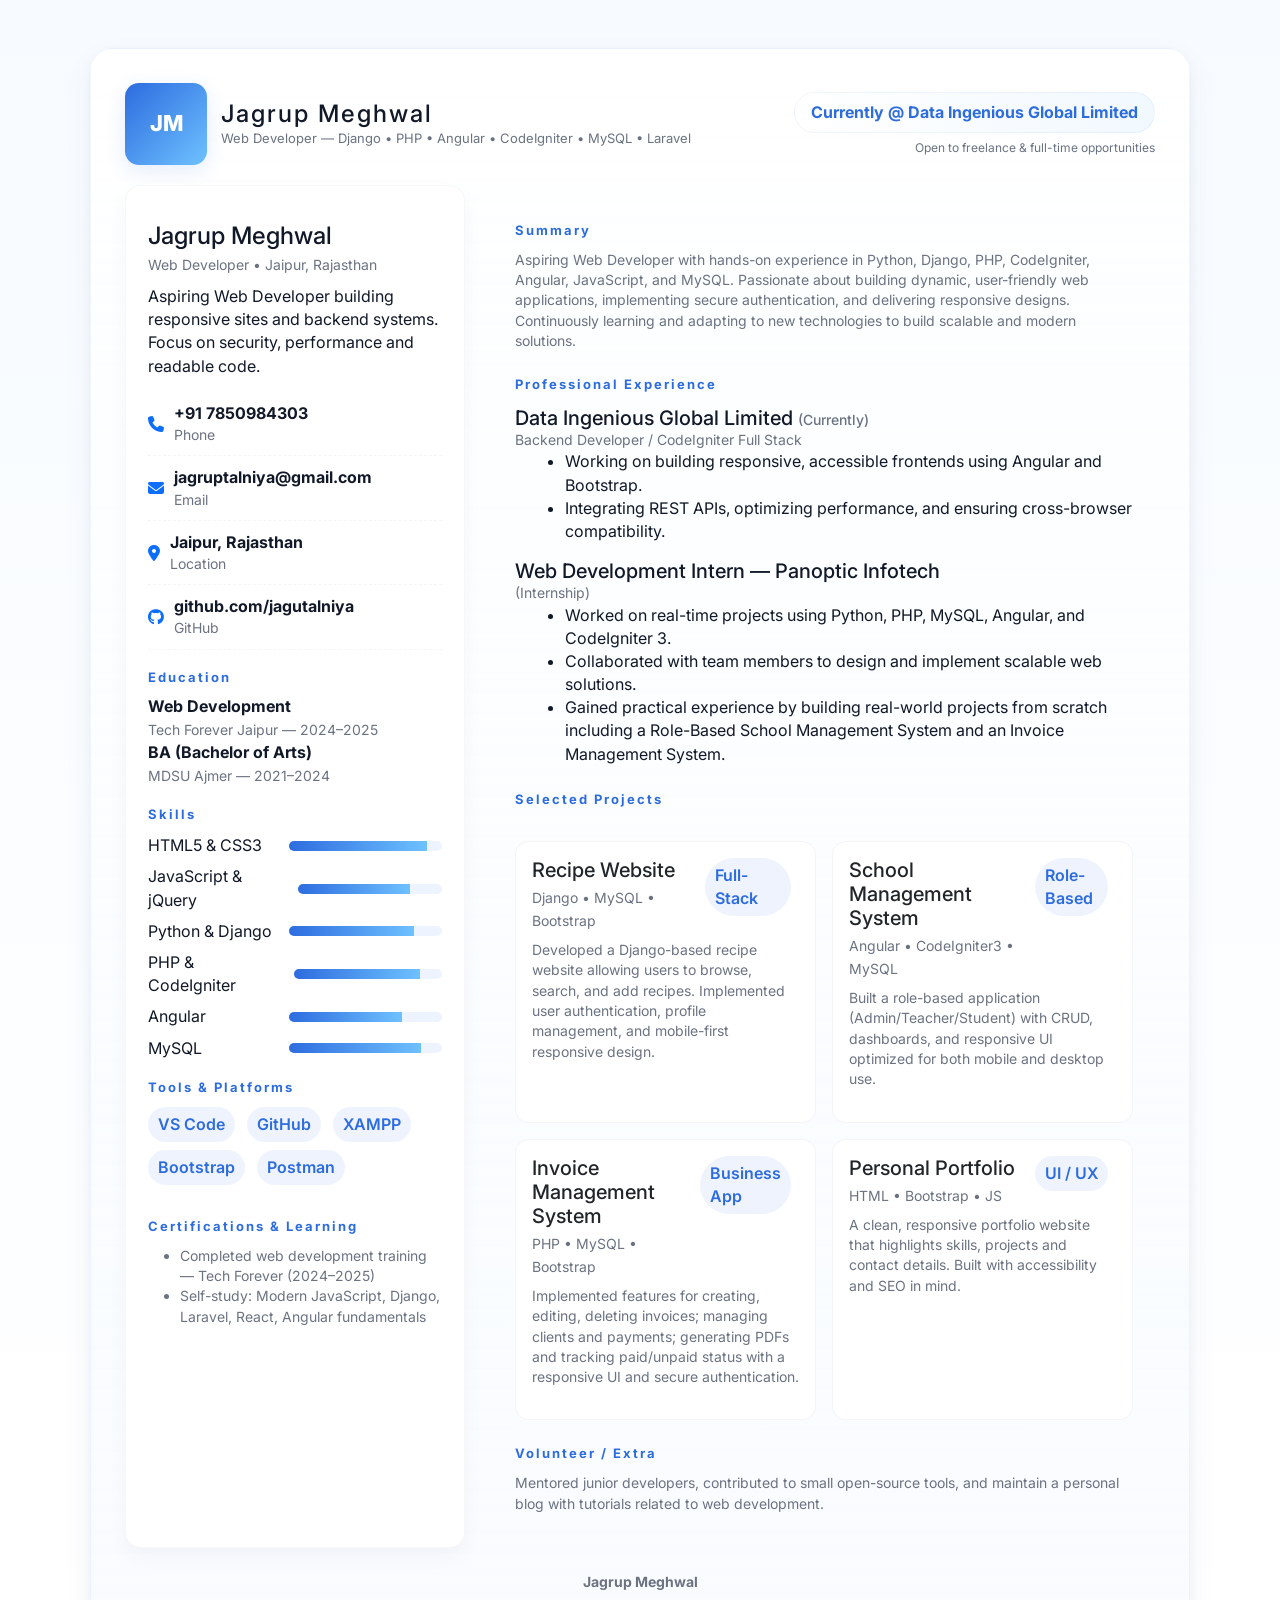
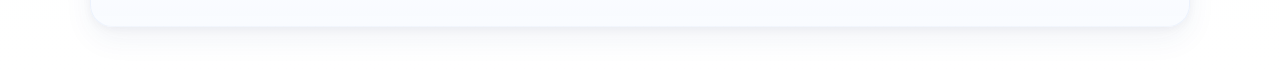
<file: portfolio.html>
<!DOCTYPE html>
<html lang="en">

<head>
    <meta charset="utf-8" />
    <meta name="viewport" content="width=device-width, initial-scale=1" />
    <title>Jagrup Meghwal — Web Developer | Portfolio</title>
    <meta name="description"
        content="Jagrup Meghwal - Web Developer. Django, PHP, Angular, CodeIgniter, MySQL, Frontend & Backend." />
    <link
        href="https://fonts.googleapis.com/css2?family=Inter:wght@300;400;600;700;800&family=Poppins:wght@300;400;600;700&display=swap"
        rel="stylesheet">
    <link href="https://cdn.jsdelivr.net/npm/bootstrap@5.3.0/dist/css/bootstrap.min.css" rel="stylesheet">
    <link href="https://cdnjs.cloudflare.com/ajax/libs/font-awesome/6.5.1/css/all.min.css" rel="stylesheet">

    <style>
        :root {
            --primary: #2d6cdf;
            --accent: #6ec1ff;
            --muted: #6b7280;
            --bg: #fbfdff;
            --card: #ffffff;
            --glass: rgba(255, 255, 255, 0.6);
            --radius: 18px;
            --max-width: 1100px;
        }

        * {
            box-sizing: border-box
        }

        body {
            font-family: 'Inter', system-ui, -apple-system, 'Segoe UI', Roboto, 'Poppins', sans-serif;
            background: linear-gradient(180deg, #f7fbff 0%, #ffffff 100%);
            color: #111827;
            -webkit-font-smoothing: antialiased;
            -moz-osx-font-smoothing: grayscale;
            line-height: 1.45;
        }

        .wrap {
            max-width: var(--max-width);
            margin: 48px auto;
            padding: 34px;
            border-radius: 22px;
            background: linear-gradient(180deg, rgba(255, 255, 255, 0.9), rgba(245, 249, 255, 0.6));
            box-shadow: 0 12px 30px rgba(37, 70, 140, 0.06), 0 3px 8px rgba(17, 24, 39, 0.04);
            border: 1px solid rgba(45, 108, 223, 0.06);
        }

        .top-header {
            display: flex;
            align-items: center;
            justify-content: space-between;
            gap: 16px;
            margin-bottom: 20px;
        }

        .brand {
            display: flex;
            gap: 14px;
            align-items: center
        }

        .logo {
            width: 82px;
            height: 82px;
            border-radius: 14px;
            background: linear-gradient(135deg, var(--primary), var(--accent));
            display: flex;
            align-items: center;
            justify-content: center;
            color: white;
            font-weight: 800;
            font-size: 22px;
            box-shadow: 0 6px 20px rgba(45, 108, 223, 0.12);
        }

        .brand h1 {
            margin: 0;
            font-size: 24px;
            letter-spacing: 2px
        }

        .brand p {
            margin: 0;
            color: var(--muted);
            font-size: 13px
        }

        .grid {
            display: grid;
            grid-template-columns: 340px 1fr;
            gap: 28px
        }

        .left-card {
            background: var(--card);
            padding: 22px;
            border-radius: 16px;
            box-shadow: 0 8px 20px rgba(13, 38, 79, 0.04);
            border: 1px solid rgba(17, 24, 39, 0.03);
        }

        .photo {
            width: 100%;
            height: 180px;
            border-radius: 10px;
            object-fit: cover;
            background: linear-gradient(180deg, var(--accent), var(--primary));
            display: flex;
            align-items: center;
            justify-content: center;
            color: white;
            font-weight: 700;
            font-size: 20px
        }

        .contact-list {
            margin-top: 14px
        }

        .contact-list li {
            list-style: none;
            padding: 10px 0;
            border-bottom: 1px dashed rgba(15, 23, 42, 0.04);
            display: flex;
            gap: 10px;
            align-items: center
        }

        .chip {
            display: inline-flex;
            align-items: center;
            gap: 8px;
            padding: 6px 10px;
            background: rgba(45, 108, 223, 0.06);
            border-radius: 999px;
            color: var(--primary);
            font-weight: 600
        }

        .section-title {
            font-size: 13px;
            color: var(--primary);
            letter-spacing: 2px;
            font-weight: 700;
            margin-top: 18px
        }

        .muted {
            color: var(--muted);
            font-size: 14px
        }

        .skill-item {
            display: flex;
            align-items: center;
            justify-content: space-between;
            margin: 8px 0
        }

        .meter {
            height: 10px;
            background: #eef4ff;
            border-radius: 99px;
            overflow: hidden;
            width: 100%;
            margin-left: 12px
        }

        .meter>span {
            display: block;
            height: 100%;
            background: linear-gradient(90deg, var(--primary), var(--accent))
        }

        .right-card {
            padding: 18px 22px
        }

        .subtitle {
            color: var(--primary);
            font-weight: 700;
            letter-spacing: 1px
        }

        .bullet {
            margin-left: 18px
        }

        .projects .card {
            border-radius: 14px;
            border: 1px solid rgba(15, 23, 42, 0.04)
        }

        .tag {
            display: inline-block;
            background: rgba(45, 108, 223, 0.08);
            color: var(--primary);
            padding: 6px 10px;
            border-radius: 99px;
            font-weight: 600;
            margin-right: 8px;
            margin-bottom: 8px
        }

        footer {
            margin-top: 20px;
            text-align: center;
            color: var(--muted);
            font-size: 14px
        }

        @media (max-width:980px) {
            .grid {
                grid-template-columns: 1fr;
            }

            .top-header {
                flex-direction: column;
                align-items: flex-start
            }

            .logo {
                width: 66px;
                height: 66px;
                font-size: 18px
            }
        }

        .ribbon {
            display: inline-block;
            padding: 8px 16px;
            border-radius: 999px;
            background: linear-gradient(90deg, #fff, #f1f8ff);
            border: 1px solid rgba(45, 108, 223, 0.06);
            font-weight: 700;
            color: var(--primary)
        }

        .fade-up {
            opacity: 0;
            transform: translateY(8px);
            transition: all .6s cubic-bezier(.2, .9, .2, 1)
        }

        .fade-up.in {
            opacity: 1;
            transform: none
        }

        .mbs {
            margin-bottom: 8px
        }
    </style>
</head>

<body>

    <div class="wrap">

        <div class="top-header">
            <div class="brand">
                <div class="logo">JM</div>
                <div>
                    <h1 class="mb-0">Jagrup Meghwal</h1>
                    <p>Web Developer — Django • PHP • Angular • CodeIgniter • MySQL • Laravel </p>
                </div>
            </div>

            <div class="text-end">
                <div class="ribbon">Currently @ Data Ingenious Global Limited</div>
                <div style="font-size:12px;color:var(--muted);margin-top:6px">Open to freelance & full-time
                    opportunities</div>
            </div>
        </div>

        <div class="grid">

            <aside class="left-card fade-up" id="leftCard">

                <h4 style="margin-top:14px;margin-bottom:4px">Jagrup Meghwal</h4>
                <div class="muted">Web Developer • Jaipur, Rajasthan</div>

                <p class="mbs" style="margin-top:10px">Aspiring Web Developer building responsive sites and backend
                    systems. Focus on security, performance and readable code.</p>

                <div class="contact-list">
                    <ul class="p-0 m-0">
                        <li><i class="fas fa-phone text-primary"></i>
                            <div><strong>+91 7850984303</strong>
                                <div class="muted">Phone</div>
                            </div>
                        </li>
                        <li><i class="fas fa-envelope text-primary"></i>
                            <div><strong>jagruptalniya@gmail.com</strong>
                                <div class="muted">Email</div>
                            </div>
                        </li>
                        <li><i class="fas fa-map-marker-alt text-primary"></i>
                            <div><strong>Jaipur, Rajasthan</strong>
                                <div class="muted">Location</div>
                            </div>
                        </li>
                        <li><i class="fab fa-github text-primary"></i>
                            <div><strong>github.com/jagutalniya</strong>
                                <div class="muted">GitHub</div>
                            </div>
                        </li>
                    </ul>
                </div>

                <div class="mt-3">
                    <div class="section-title">Education</div>
                    <div style="margin-top:8px">
                        <strong>Web Development</strong><br><small class="muted">Tech Forever Jaipur — 2024–2025</small>
                        <br><strong>BA (Bachelor of Arts)</strong><br><small class="muted">MDSU Ajmer —
                            2021–2024</small>
                    </div>
                </div>

                <div class="mt-3">
                    <div class="section-title">Skills</div>
                    <div style="margin-top:10px">
                        <div class="skill-item">
                            <div>HTML5 & CSS3</div>
                            <div class="meter" style="width:52%"><span style="width:90%"></span></div>
                        </div>
                        <div class="skill-item">
                            <div>JavaScript & jQuery</div>
                            <div class="meter" style="width:52%"><span style="width:78%"></span></div>
                        </div>
                        <div class="skill-item">
                            <div>Python & Django</div>
                            <div class="meter" style="width:52%"><span style="width:82%"></span></div>
                        </div>
                        <div class="skill-item">
                            <div>PHP & CodeIgniter</div>
                            <div class="meter" style="width:52%"><span style="width:85%"></span></div>
                        </div>
                        <div class="skill-item">
                            <div>Angular</div>
                            <div class="meter" style="width:52%"><span style="width:74%"></span></div>
                        </div>
                        <div class="skill-item">
                            <div>MySQL</div>
                            <div class="meter" style="width:52%"><span style="width:86%"></span></div>
                        </div>
                    </div>
                </div>

                <div class="mt-3">
                    <div class="section-title">Tools & Platforms</div>
                    <div style="margin-top:10px">
                        <span class="tag">VS Code</span>
                        <span class="tag">GitHub</span>
                        <span class="tag">XAMPP</span>
                        <span class="tag">Bootstrap</span>
                        <span class="tag">Postman</span>
                    </div>
                </div>

                <section class="mt-4">
                    <div class="section-title">Certifications & Learning</div>
                    <ul class="muted" style="margin-top:10px">
                        <li>Completed web development training — Tech Forever (2024–2025)</li>
                        <li>Self-study: Modern JavaScript, Django, Laravel, React, Angular fundamentals</li>
                    </ul>
                </section>

            </aside>

            <main class="right-card fade-up" id="rightCard">

                <section>
                    <div class="section-title">Summary</div>
                    <p class="muted" style="margin-top:10px">Aspiring Web Developer with hands-on experience in Python,
                        Django, PHP, CodeIgniter, Angular, JavaScript, and MySQL. Passionate about building dynamic,
                        user-friendly web applications, implementing secure authentication, and delivering responsive
                        designs. Continuously learning and adapting to new technologies to build scalable and modern
                        solutions.</p>
                </section>

                <section class="mt-4">
                    <div class="section-title">Professional Experience</div>

                    <div style="margin-top:12px">
                        <h5 class="mb-0">Data Ingenious Global Limited <small class="muted">(Currently)</small></h5>
                        <div class="muted">Backend Developer / CodeIgniter Full Stack</div>
                        <ul class="bullet">
                            <li>Working on building responsive, accessible frontends using Angular and Bootstrap.</li>
                            <li>Integrating REST APIs, optimizing performance, and ensuring cross-browser compatibility.
                            </li>
                        </ul>
                    </div>

                    <div style="margin-top:12px">
                        <h5 class="mb-0">Web Development Intern — Panoptic Infotech</h5>
                        <div class="muted">(Internship)</div>
                        <ul class="bullet">
                            <li>Worked on real-time projects using Python, PHP, MySQL, Angular, and CodeIgniter 3.</li>
                            <li>Collaborated with team members to design and implement scalable web solutions.</li>
                            <li>Gained practical experience by building real-world projects from scratch including a
                                Role-Based School Management System and an Invoice Management System.</li>
                        </ul>
                    </div>
                </section>

                <section class="mt-4">
                    <div class="section-title">Selected Projects</div>

                    <div class="projects row mt-3 g-3">
                        <div class="col-md-6">
                            <div class="card p-3 h-100">
                                <div class="d-flex align-items-start justify-content-between">
                                    <div>
                                        <h5 class="mb-1">Recipe Website</h5>
                                        <small class="muted">Django • MySQL • Bootstrap</small>
                                    </div>
                                    <div><span class="tag">Full-Stack</span></div>
                                </div>
                                <p class="mt-2 muted">Developed a Django-based recipe website allowing users to browse,
                                    search, and add recipes. Implemented user authentication, profile management, and
                                    mobile-first responsive design.</p>
                                <div class="mt-auto d-flex gap-2">
                                </div>
                            </div>
                        </div>

                        <div class="col-md-6">
                            <div class="card p-3 h-100">
                                <div class="d-flex align-items-start justify-content-between">
                                    <div>
                                        <h5 class="mb-1">School Management System</h5>
                                        <small class="muted">Angular • CodeIgniter3 • MySQL</small>
                                    </div>
                                    <div><span class="tag">Role-Based</span></div>
                                </div>
                                <p class="mt-2 muted">Built a role-based application (Admin/Teacher/Student) with CRUD,
                                    dashboards, and responsive UI optimized for both mobile and desktop use.</p>
                                <div class="mt-auto d-flex gap-2">
                                </div>
                            </div>
                        </div>

                        <div class="col-md-6">
                            <div class="card p-3 h-100">
                                <div class="d-flex align-items-start justify-content-between">
                                    <div>
                                        <h5 class="mb-1">Invoice Management System</h5>
                                        <small class="muted">PHP • MySQL • Bootstrap</small>
                                    </div>
                                    <div><span class="tag">Business App</span></div>
                                </div>
                                <p class="mt-2 muted">Implemented features for creating, editing, deleting invoices;
                                    managing clients and payments; generating PDFs and tracking paid/unpaid status with
                                    a responsive UI and secure authentication.</p>
                                <div class="mt-auto d-flex gap-2">
                                </div>
                            </div>
                        </div>

                        <div class="col-md-6">
                            <div class="card p-3 h-100">
                                <div class="d-flex align-items-start justify-content-between">
                                    <div>
                                        <h5 class="mb-1">Personal Portfolio</h5>
                                        <small class="muted">HTML • Bootstrap • JS</small>
                                    </div>
                                    <div><span class="tag">UI / UX</span></div>
                                </div>
                                <p class="mt-2 muted">A clean, responsive portfolio website that highlights skills,
                                    projects and contact details. Built with accessibility and SEO in mind.</p>
                                <div class="mt-auto d-flex gap-2">
                                </div>
                            </div>
                        </div>

                    </div>
                </section>

                <section class="mt-4">
                    <div class="section-title">Volunteer / Extra</div>
                    <p class="muted" style="margin-top:10px">Mentored junior developers, contributed to small
                        open-source tools, and maintain a personal blog with tutorials related to web development.</p>
                </section>

            </main>
        </div>
        <footer>
            <div class="mt-4"> <strong>Jagrup Meghwal</strong></div>
        </footer>

    </div>

    <script src="https://cdn.jsdelivr.net/npm/bootstrap@5.3.0/dist/js/bootstrap.bundle.min.js"></script>
    <script>
        const faders = document.querySelectorAll('.fade-up');
        const appearOnScroll = new IntersectionObserver((entries, observer) => {
            entries.forEach(entry => {
                if (entry.isIntersecting) {
                    entry.target.classList.add('in');
                    observer.unobserve(entry.target);
                }
            })
        }, { threshold: 0.15 });
        faders.forEach(f => appearOnScroll.observe(f));

        document.querySelectorAll('a[href^="#"]').forEach(a => {
            a.addEventListener('click', function (e) {
                const href = this.getAttribute('href');
                if (href.length > 1) {
                    e.preventDefault();
                    document.querySelector(href).scrollIntoView({ behavior: 'smooth', block: 'start' });
                }
            });
        });
    </script>
</body>

</html>
</file>
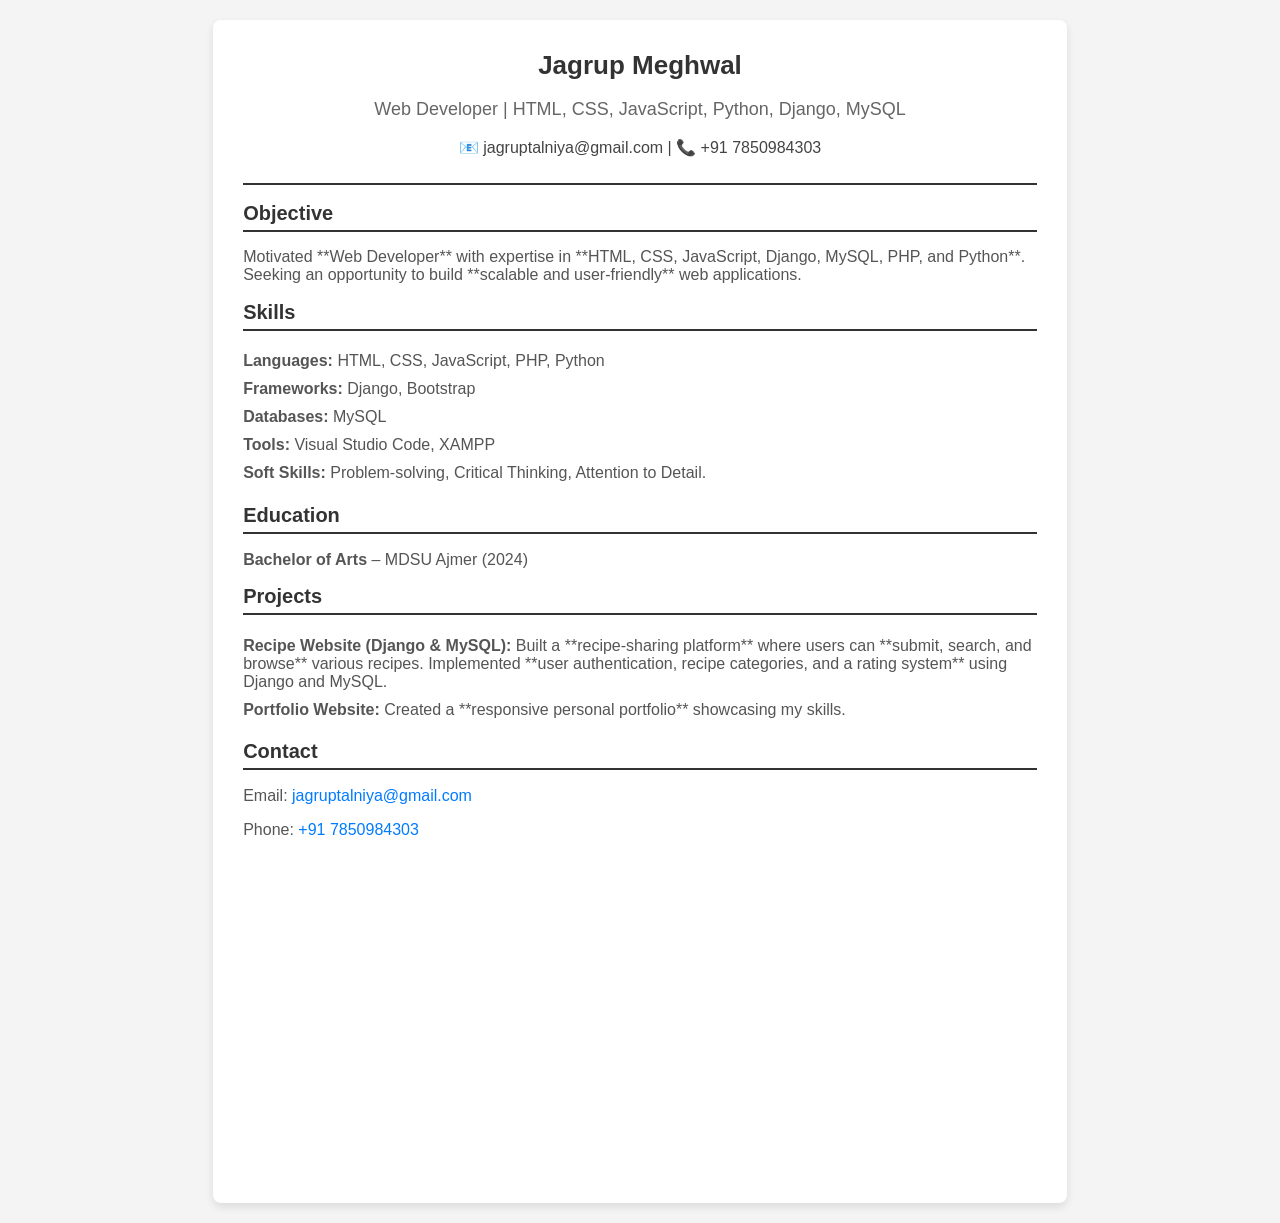
<file: WebDev.html>
<!DOCTYPE html>
<html lang="en">

<head>
    <meta charset="UTF-8">
    <meta name="viewport" content="width=device-width, initial-scale=1.0">
    <title>Jagrup Meghwal - Web Developer Resume</title>
    <style>
        /* Set A4 size for printing */
        @page {
            size: A4;
            margin: 2cm;
        }

        /* General Styles */
        body {
            font-family: 'Arial', sans-serif;
            background-color: #f4f4f4;
            margin: 0;
            padding: 0;
            display: flex;
            justify-content: center;
        }

        /* Resume Container */
        .container {
            background: #fff;
            width: 21cm;
            /* A4 width */
            height: 29.7cm;
            /* A4 height */
            padding: 30px;
            margin: 20px auto;
            border-radius: 8px;
            box-shadow: 0px 4px 8px rgba(0, 0, 0, 0.1);
        }

        /* Header */
        .header {
            text-align: center;
            padding-bottom: 10px;
            border-bottom: 2px solid #333;
        }

        .header h1 {
            margin: 0;
            font-size: 26px;
            color: #333;
        }

        .role {
            font-size: 18px;
            color: #666;
        }

        .contact {
            font-size: 16px;
            color: #444;
        }

        /* Sections */
        .section {
            margin-top: 15px;
        }

        .section h2 {
            font-size: 20px;
            color: #333;
            border-bottom: 2px solid #333;
            padding-bottom: 5px;
        }

        .section p,
        .section ul {
            font-size: 16px;
            color: #555;
        }

        ul {
            list-style: none;
            padding-left: 0;
        }

        ul li {
            padding: 5px 0;
        }

        /* Contact Links */
        a {
            color: #007bff;
            text-decoration: none;
        }

        a:hover {
            text-decoration: underline;
        }

        /* Print Formatting */
        @media print {
            body {
                background: none;
            }

            .container {
                box-shadow: none;
            }
        }
    </style>
</head>

<body>

    <div class="container">
        <div class="header">
            <h1>Jagrup Meghwal</h1>
            <p class="role">Web Developer | HTML, CSS, JavaScript, Python, Django, MySQL</p>
            <p class="contact">📧 jagruptalniya@gmail.com | 📞 +91 7850984303</p>
        </div>

        <div class="section">
            <h2>Objective</h2>
            <p>Motivated **Web Developer** with expertise in **HTML, CSS, JavaScript, Django, MySQL, PHP, and Python**.
                Seeking an opportunity to build **scalable and user-friendly** web applications.</p>
        </div>

        <div class="section">
            <h2>Skills</h2>
            <ul>
                <li><strong>Languages:</strong> HTML, CSS, JavaScript, PHP, Python</li>
                <li><strong>Frameworks:</strong> Django, Bootstrap</li>
                <li><strong>Databases:</strong> MySQL</li>
                <li><strong>Tools:</strong> Visual Studio Code, XAMPP</li>
                <li><strong>Soft Skills:</strong> Problem-solving, Critical Thinking, Attention to Detail.</li>
            </ul>
        </div>

        <div class="section">
            <h2>Education</h2>
            <p><strong>Bachelor of Arts</strong> – MDSU Ajmer (2024)</p>
        </div>

        <div class="section">
            <h2>Projects</h2>
            <ul>
                <li><strong>Recipe Website (Django & MySQL):</strong> Built a **recipe-sharing platform** where users can **submit, search, and browse** various recipes. Implemented **user authentication, recipe categories, and a rating system** using Django and MySQL.</li>
                
                <li><strong>Portfolio Website:</strong> Created a **responsive personal portfolio** showcasing my skills.
                </li>
            </ul>
        </div>

        <div class="section">
            <h2>Contact</h2>
            <p>Email: <a href="mailto:jagruptalniya@gmail.com">jagruptalniya@gmail.com</a></p>
            <p>Phone: <a href="tel:+917850984303">+91 7850984303</a></p>
        </div>
    </div>

</body>

</html>
</file>
